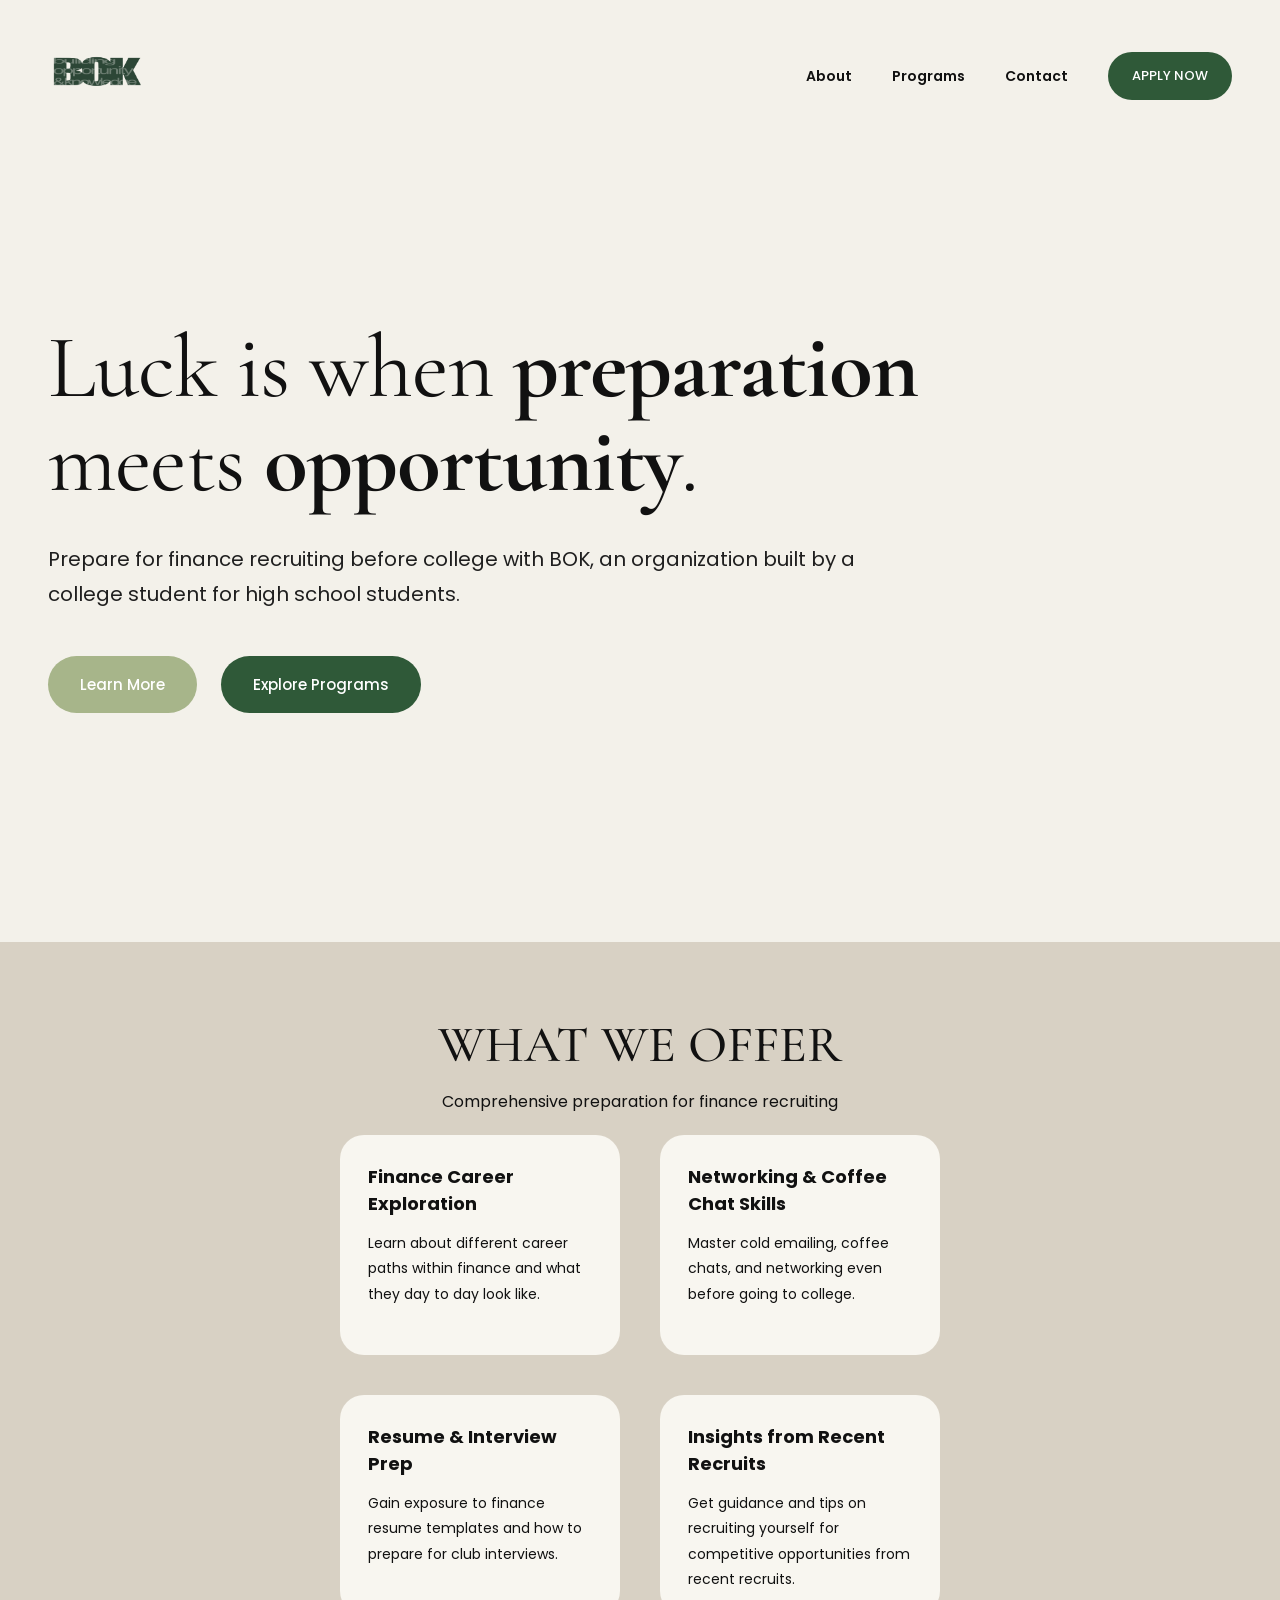
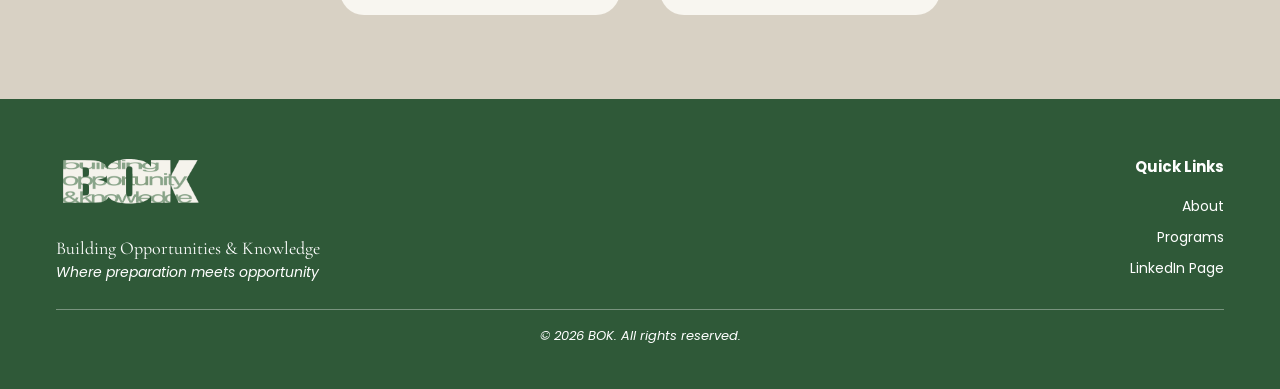
<file: BOK Website/index.html>
<!DOCTYPE html>
<html lang="en">

<head>
    <meta charset="UTF-8" />
    <meta name="viewport" content="width=device-width, initial-scale=1.0" />
    <title>BOK</title>

    <link rel="preconnect" href="https://fonts.googleapis.com">
    <link rel="preconnect" href="https://fonts.gstatic.com" crossorigin>
    <link
        href="https://fonts.googleapis.com/css2?family=Cormorant+Garamond:wght@400;600;700&family=Poppins:wght@300;400;500;600&display=swap"
        rel="stylesheet">

    <link rel="stylesheet" href="style.css" />
</head>

<body>

    <!-- NAVBAR -->
    <header class="navbar">
        <div class="container navbar-inner">

            <a href="index.html" class="logo">
                <img src="bok-logo.png" alt="BOK logo">
            </a>

            <nav class="nav-links">
                <a href="about.html">About</a>
                <a href="programs.html">Programs</a>
                <a href="contact.html">Contact</a>
            </nav>

            <a href="contact.html" class="apply-btn">APPLY NOW</a>
        </div>
    </header>

    <!-- HERO -->
    <section class="hero section">
        <div class="container hero-grid">
            <div class="hero-text">
                <h1>
                    Luck is when <strong>preparation</strong><br>
                    meets <strong>opportunity</strong>.
                </h1>

                <p>
                    Prepare for finance recruiting before college with BOK, an organization
                    built by a college student for high school students.
                </p>

                <div class="hero-buttons">
                    <a href="about.html" class="btn btn-light">Learn More</a>
                    <a href="programs.html" class="btn btn-dark">Explore Programs</a>
                </div>
            </div>
        </div>
    </section>

    <!-- WHAT WE OFFER -->
    <section class="offer-section">
        <div class="container">
            <h2 class="section-title center">WHAT WE OFFER</h2>
            <p class="section-subtitle center">Comprehensive preparation for finance recruiting</p>

            <div class="offer-grid">
                <div class="offer-card">
                    <h3>Finance Career Exploration</h3>
                    <p>Learn about different career paths within finance and what they day to day look like.</p>
                </div>

                <div class="offer-card">
                    <h3>Networking & Coffee Chat Skills</h3>
                    <p>Master cold emailing, coffee chats, and networking even before going to college.</p>
                </div>

                <div class="offer-card">
                    <h3>Resume & Interview Prep</h3>
                    <p>Gain exposure to finance resume templates and how to prepare for club interviews.</p>
                </div>

                <div class="offer-card">
                    <h3>Insights from Recent Recruits</h3>
                    <p>Get guidance and tips on recruiting yourself for competitive opportunities from recent recruits.
                    </p>
                </div>
            </div>
        </div>
    </section>



    <!-- FOOTER -->
    <footer class="footer">
        <div class="container">
            <div class="footer-grid">
                <div class="footer-left">
                    <img src="bok-footer.png" alt="BOK logo" class="footer-logo">

                    <p class="footer-name">Building Opportunities & Knowledge</p>
                    <p class="footer-tagline">Where preparation meets opportunity</p>
                </div>

                <div class="footer-links">
                    <h4>Quick Links</h4>
                    <a href="about.html">About</a>
                    <a href="programs.html">Programs</a>
                    <a href="https://www.linkedin.com" target="_blank" rel="noopener noreferrer">LinkedIn Page</a>
                </div>
            </div>

            <div class="footer-line"></div>

            <div class="footer-bottom">
                <p>© 2026 BOK. All rights reserved.</p>
            </div>
        </div>
    </footer>

</body>

</html>
</file>
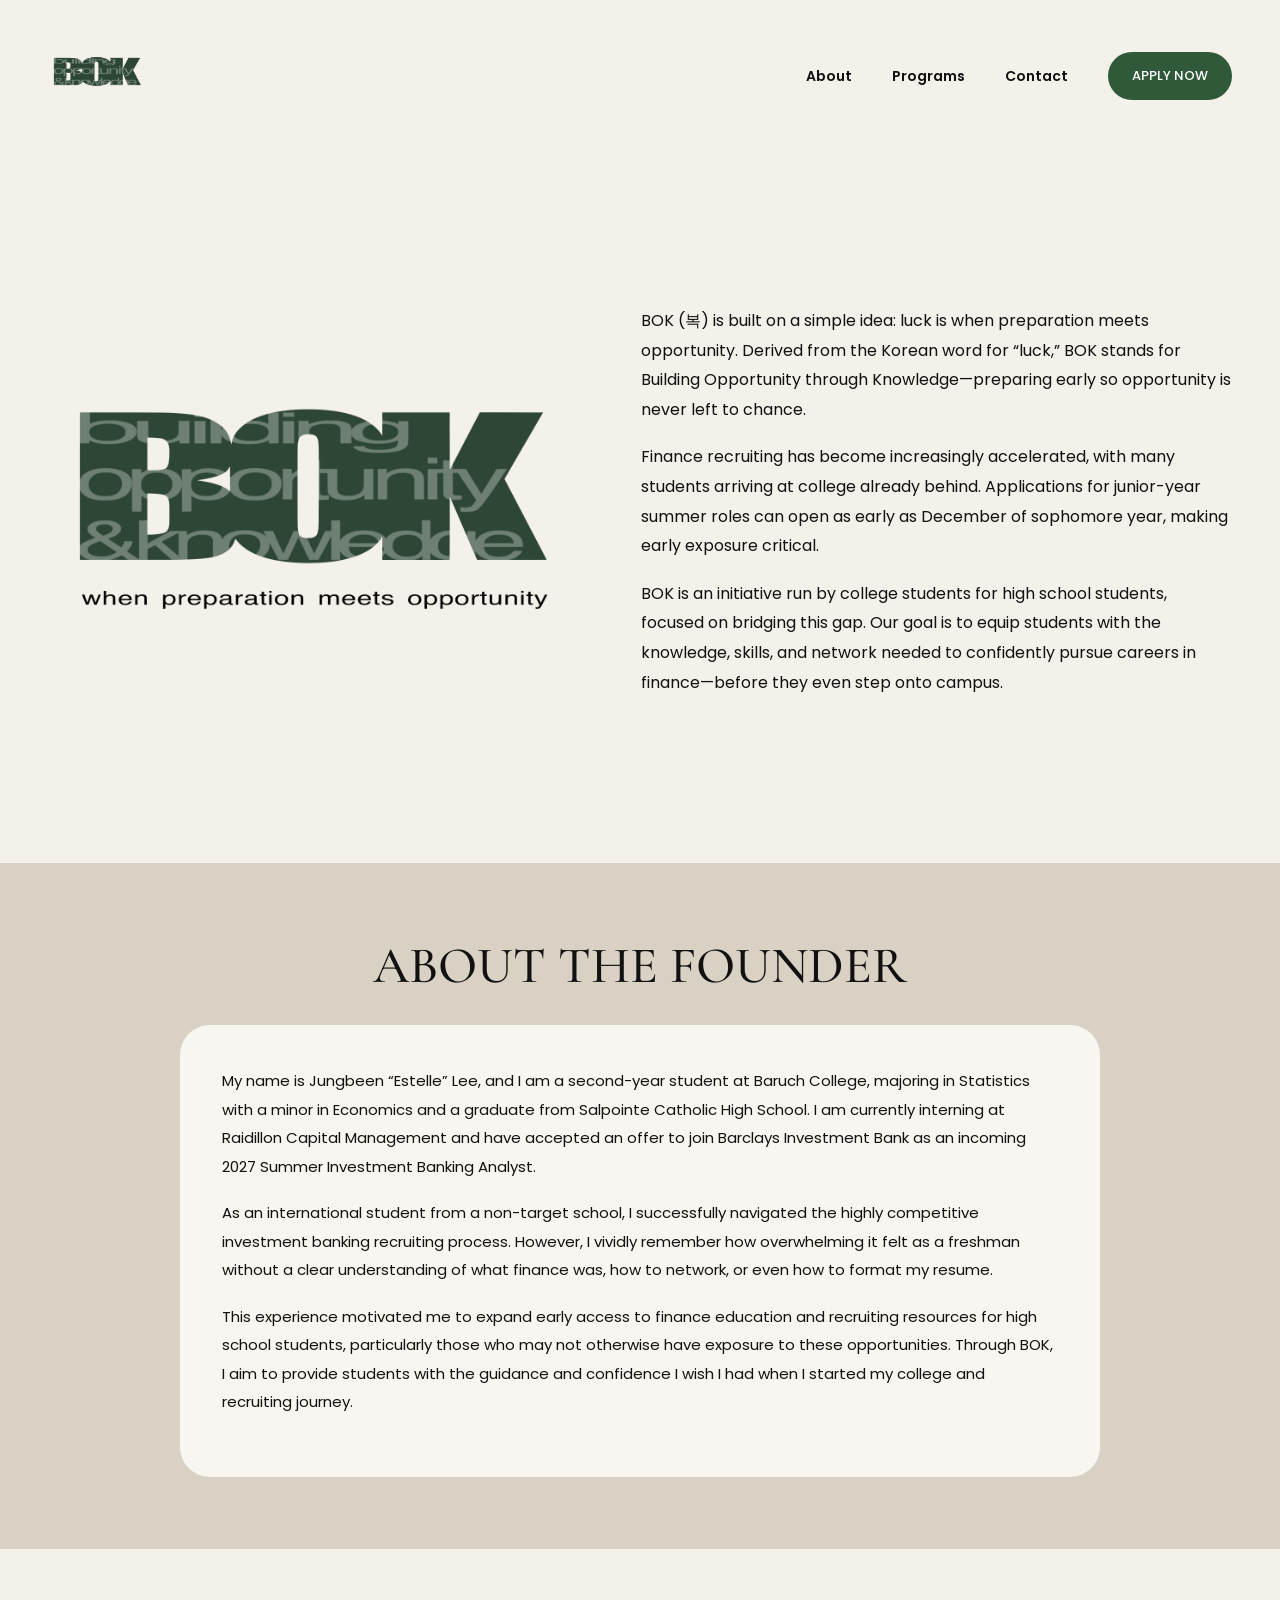
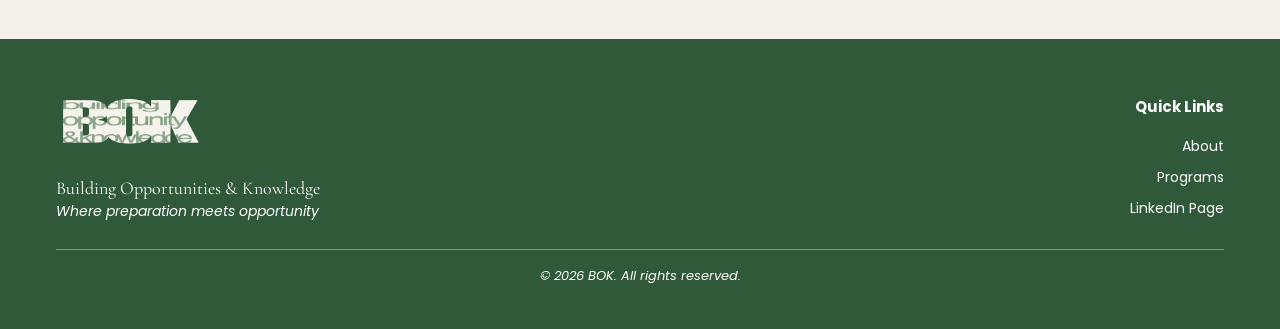
<file: BOK Website/about.html>
<!DOCTYPE html>
<html lang="en">

<head>
    <meta charset="UTF-8" />
    <meta name="viewport" content="width=device-width, initial-scale=1.0" />
    <title>BOK | About</title>

    <link rel="preconnect" href="https://fonts.googleapis.com">
    <link rel="preconnect" href="https://fonts.gstatic.com" crossorigin>
    <link
        href="https://fonts.googleapis.com/css2?family=Cormorant+Garamond:wght@400;600;700&family=Poppins:wght@300;400;500;600&display=swap"
        rel="stylesheet">

    <link rel="stylesheet" href="style.css" />
</head>

<body>
    <div class="page-wrap">

        <header class="navbar">
            <div class="container navbar-inner">
                <a href="index.html" class="logo">
                    <img src="bok-logo.png" alt="BOK logo">
                </a>

                <nav class="nav-links">
                    <a href="about.html">About</a>
                    <a href="programs.html">Programs</a>
                    <a href="contact.html">Contact</a>
                </nav>

                <a href="contact.html" class="apply-btn">APPLY NOW</a>
            </div>
        </header>

        <main>

            <section class="section about-section">
                <div class="container about-top">
                    <div class="about-logo-wrap">
                        <img src="about-bok.png" alt="BOK wordmark">
                    </div>

                    <div class="about-intro">
                        <p>
                            BOK (복) is built on a simple idea: luck is when preparation meets opportunity. Derived from
                            the Korean word for “luck,” BOK stands for Building Opportunity through Knowledge—preparing
                            early so opportunity is never left to chance.
                        </p>

                        <p>
                            Finance recruiting has become increasingly accelerated, with many students arriving at
                            college already behind. Applications for junior-year summer roles can open as early as
                            December of sophomore year, making early exposure critical.
                        </p>

                        <p>
                            BOK is an initiative run by college students for high school students, focused on bridging
                            this gap. Our goal is to equip students with the knowledge, skills, and network needed to
                            confidently pursue careers in finance—before they even step onto campus.
                        </p>
                    </div>
                </div>

                <div class="about-founder-block">
                    <div class="container">
                        <h2 class="section-title center">ABOUT THE FOUNDER</h2>

                        <div class="founder-card">
                            <p>
                                My name is Jungbeen “Estelle” Lee, and I am a second-year student at Baruch College,
                                majoring in Statistics with a minor in Economics and a graduate from Salpointe Catholic
                                High School. I am currently interning at Raidillon Capital Management and have accepted
                                an offer to join Barclays Investment Bank as an incoming 2027 Summer Investment Banking
                                Analyst.
                            </p>

                            <p>
                                As an international student from a non-target school, I successfully navigated the
                                highly competitive investment banking recruiting process. However, I vividly remember
                                how overwhelming it felt as a freshman without a clear understanding of what finance
                                was, how to network, or even how to format my resume.
                            </p>

                            <p>
                                This experience motivated me to expand early access to finance education and recruiting
                                resources for high school students, particularly those who may not otherwise have
                                exposure to these opportunities. Through BOK, I aim to provide students with the
                                guidance and confidence I wish I had when I started my college and recruiting journey.
                            </p>
                        </div>
                    </div>
                </div>
            </section>
        </main>

        <!-- FOOTER -->
        <footer class="footer">
            <div class="container">
                <div class="footer-grid">
                    <div class="footer-left">
                        <img src="bok-footer.png" alt="BOK logo" class="footer-logo">

                        <p class="footer-name">Building Opportunities & Knowledge</p>
                        <p class="footer-tagline">Where preparation meets opportunity</p>
                    </div>

                    <div class="footer-links">
                        <h4>Quick Links</h4>
                        <a href="about.html">About</a>
                        <a href="programs.html">Programs</a>
                        <a href="https://www.linkedin.com" target="_blank" rel="noopener noreferrer">LinkedIn Page</a>
                    </div>
                </div>

                <div class="footer-line"></div>

                <div class="footer-bottom">
                    <p>© 2026 BOK. All rights reserved.</p>
                </div>
            </div>
        </footer>

    </div>
</body>

</html>
</file>
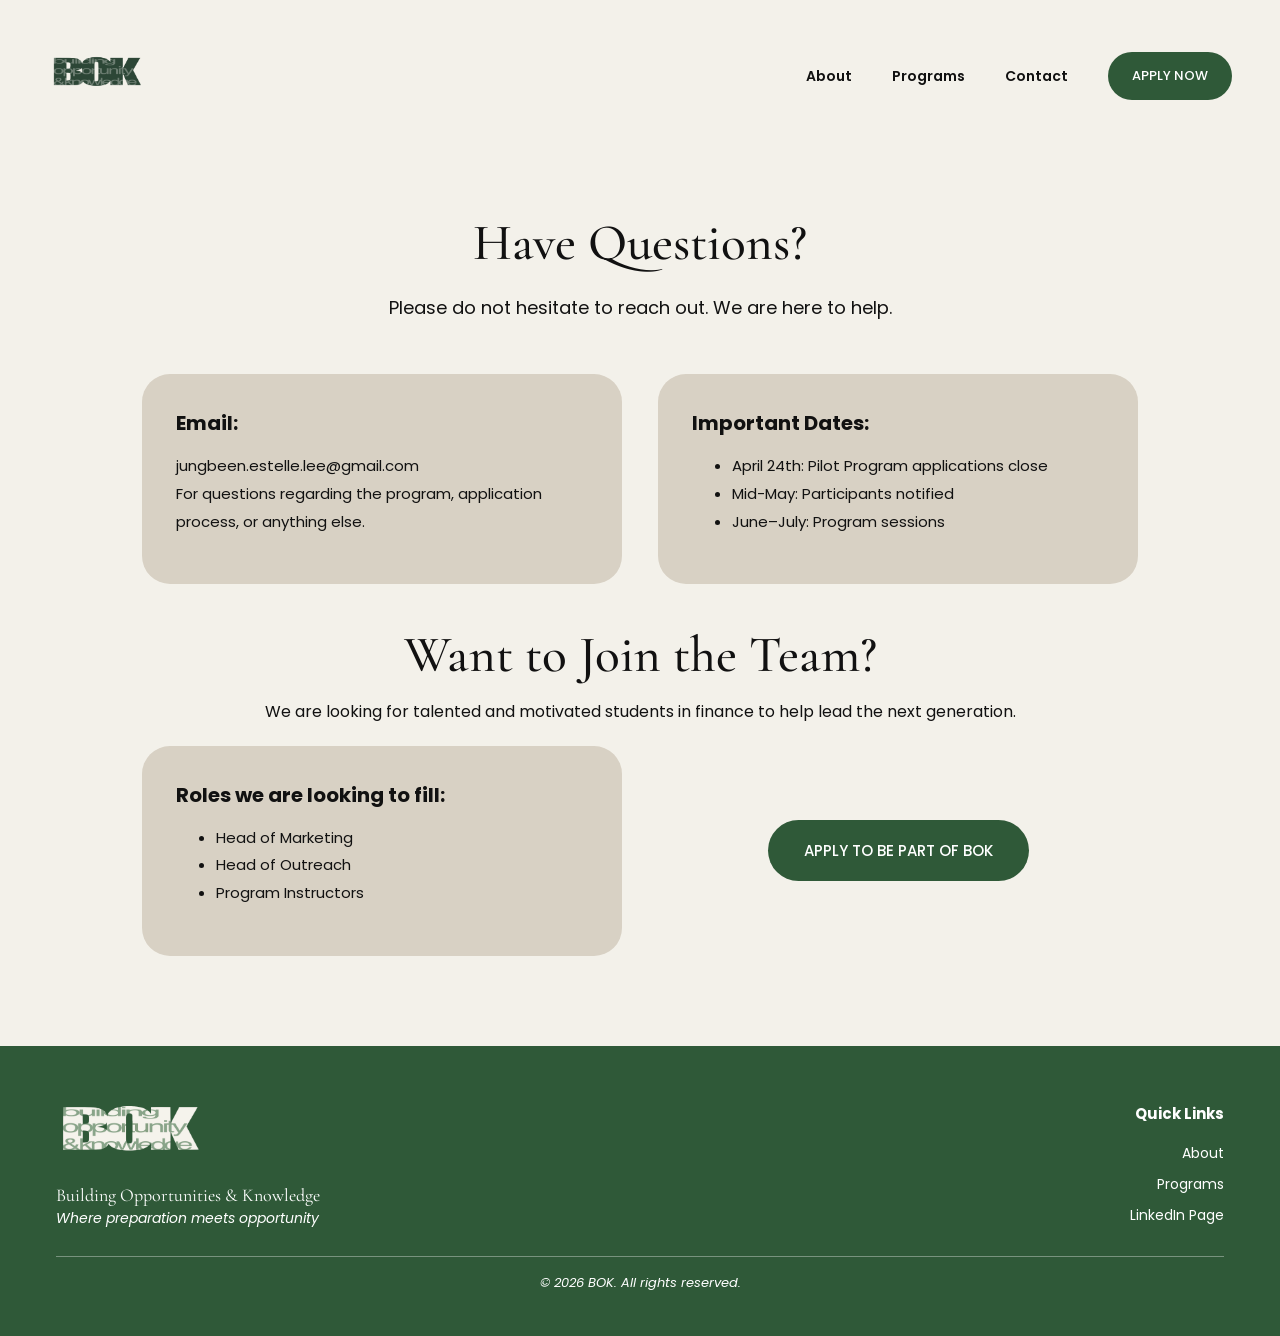
<file: BOK Website/contact.html>
<!DOCTYPE html>
<html lang="en">

<head>
    <meta charset="UTF-8" />
    <meta name="viewport" content="width=device-width, initial-scale=1.0" />
    <title>BOK | Contact</title>

    <link rel="preconnect" href="https://fonts.googleapis.com">
    <link rel="preconnect" href="https://fonts.gstatic.com" crossorigin>
    <link
        href="https://fonts.googleapis.com/css2?family=Cormorant+Garamond:wght@400;600;700&family=Poppins:wght@300;400;500;600&display=swap"
        rel="stylesheet">

    <link rel="stylesheet" href="style.css" />
</head>

<body>
    <div class="page-wrap">

        <header class="navbar">
            <div class="container navbar-inner">
                <a href="index.html" class="logo">
                    <img src="bok-logo.png" alt="BOK logo">
                </a>

                <nav class="nav-links">
                    <a href="about.html">About</a>
                    <a href="programs.html">Programs</a>
                    <a href="contact.html">Contact</a>
                </nav>

                <a href="contact.html" class="apply-btn">APPLY NOW</a>
            </div>
        </header>

        <main>
            <section class="page-hero">
                <div class="container center">
                    <h1 class="section-title">Have Questions?</h1>
                    <p>Please do not hesitate to reach out. We are here to help.</p>
                </div>
            </section>

            <section class="section contact-section">
                <div class="container">

                    <div class="contact-top">
                        <div class="contact-grid">
                            <div class="info-card">
                                <h3>Email:</h3>
                                <p>jungbeen.estelle.lee@gmail.com</p>
                                <p>For questions regarding the program, application process, or anything else.</p>
                            </div>

                            <div class="info-card">
                                <h3>Important Dates:</h3>
                                <ul>
                                    <li>April 24th: Pilot Program applications close</li>
                                    <li>Mid-May: Participants notified</li>
                                    <li>June–July: Program sessions</li>
                                </ul>
                            </div>
                        </div>
                    </div>

                    <div class="join-team">
                        <h2 class="section-title center">Want to Join the Team?</h2>
                        <p class="section-subtitle center">
                            We are looking for talented and motivated students in finance to help lead the next
                            generation.
                        </p>

                        <div class="join-grid">
                            <div class="info-card">
                                <h3>Roles we are looking to fill:</h3>
                                <ul>
                                    <li>Head of Marketing</li>
                                    <li>Head of Outreach</li>
                                    <li>Program Instructors</li>
                                </ul>
                            </div>

                            <div class="join-button-wrap">
                                <a href="https://docs.google.com/forms/d/e/1FAIpQLScgT_LtdOeQmu7_2Z5713YfthcV7DKUQWBBAKqy3lkWmAyh8Q/viewform?usp=dialog"
                                    class="btn btn-dark large-btn">APPLY TO BE PART OF BOK</a>
                            </div>
                        </div>
                    </div>

                </div>
            </section>
        </main>

        <!-- FOOTER -->
        <footer class="footer">
            <div class="container">
                <div class="footer-grid">
                    <div class="footer-left">
                        <img src="bok-footer.png" alt="BOK logo" class="footer-logo">

                        <p class="footer-name">Building Opportunities & Knowledge</p>
                        <p class="footer-tagline">Where preparation meets opportunity</p>
                    </div>

                    <div class="footer-links">
                        <h4>Quick Links</h4>
                        <a href="about.html">About</a>
                        <a href="programs.html">Programs</a>
                        <a href="https://www.linkedin.com" target="_blank" rel="noopener noreferrer">LinkedIn Page</a>
                    </div>
                </div>

                <div class="footer-line"></div>

                <div class="footer-bottom">
                    <p>© 2026 BOK. All rights reserved.</p>
                </div>
            </div>
        </footer>

    </div>
</body>

</html>
</file>
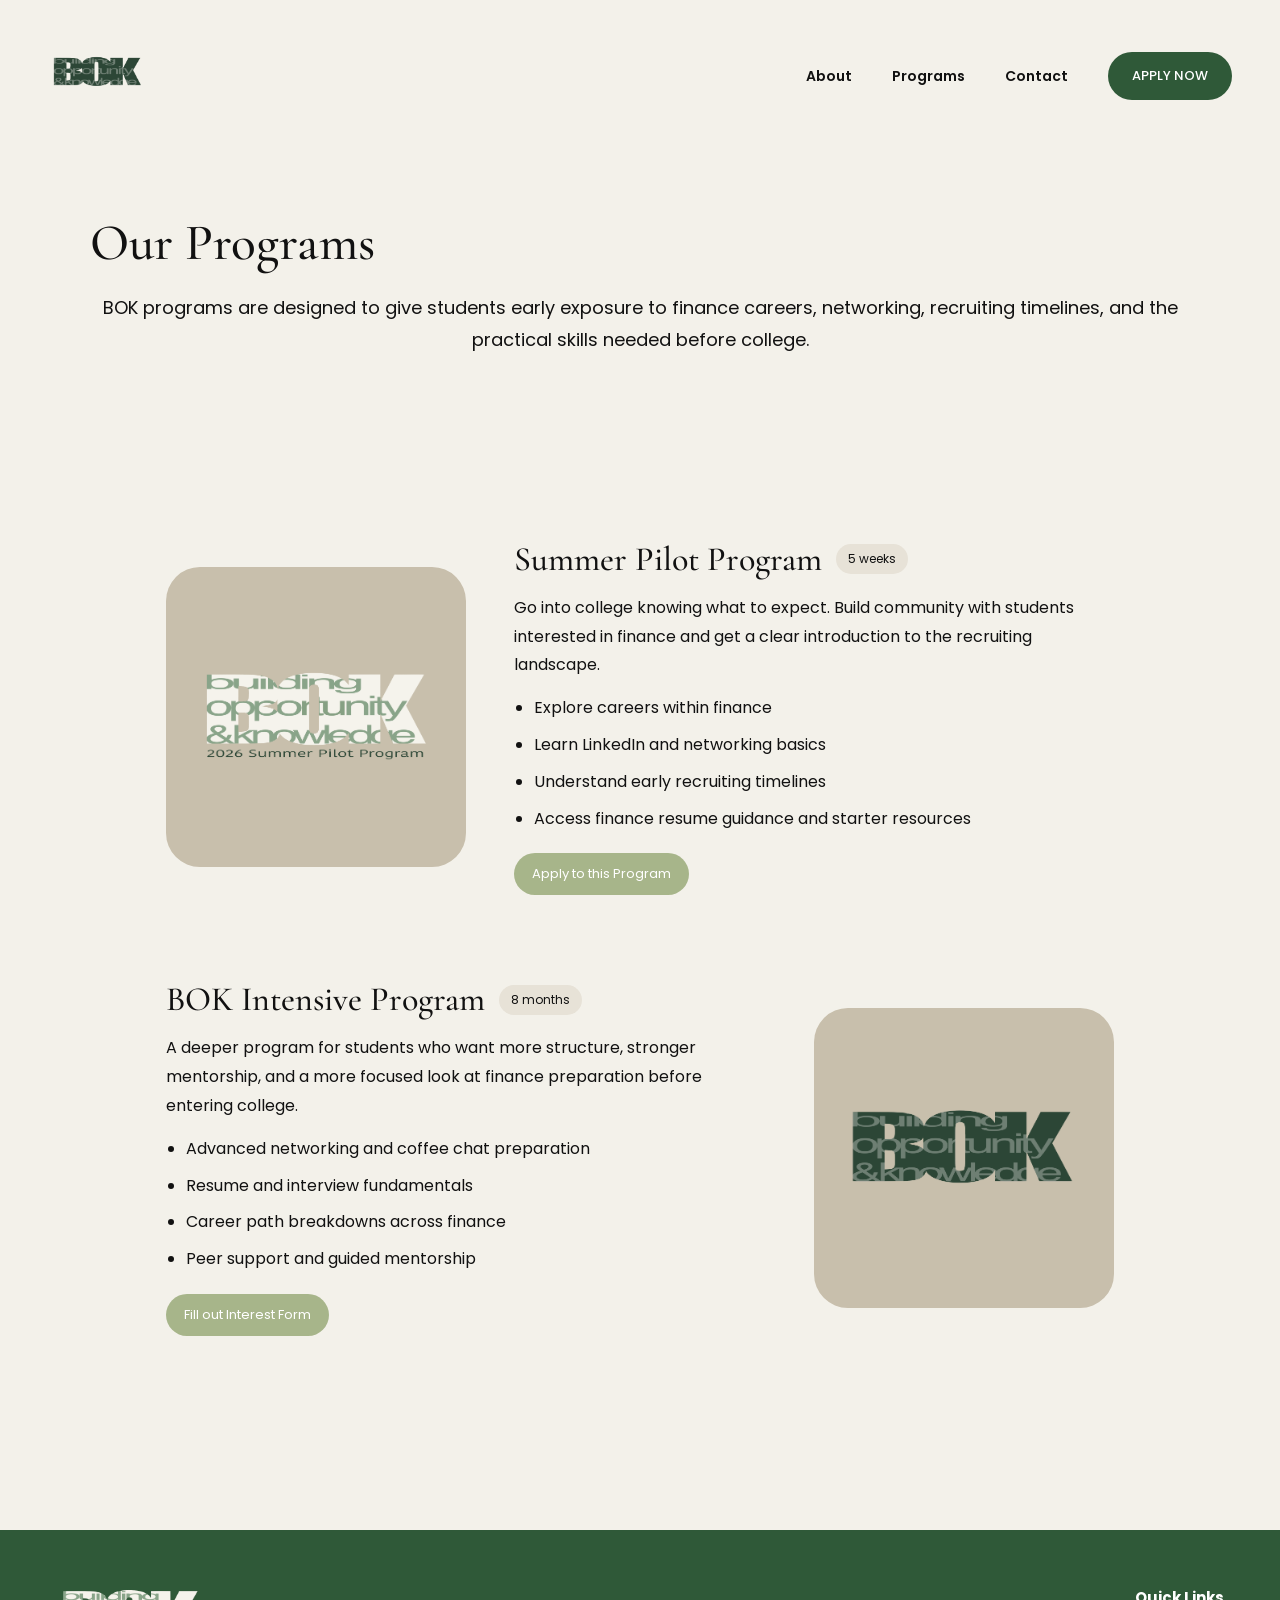
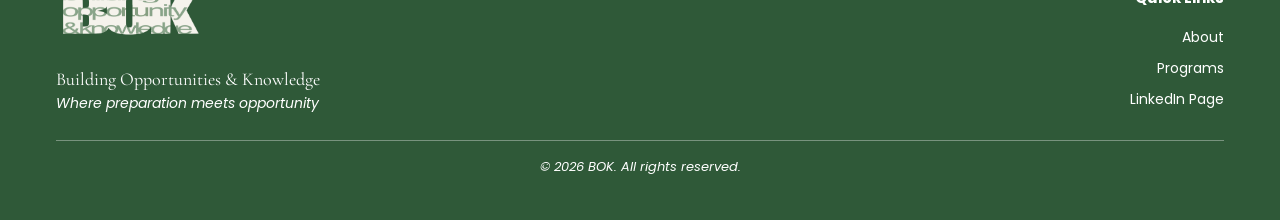
<file: BOK Website/programs.html>
<!DOCTYPE html>
<html lang="en">

<head>
    <meta charset="UTF-8" />
    <meta name="viewport" content="width=device-width, initial-scale=1.0" />
    <title>BOK | Programs</title>

    <link rel="preconnect" href="https://fonts.googleapis.com">
    <link rel="preconnect" href="https://fonts.gstatic.com" crossorigin>
    <link
        href="https://fonts.googleapis.com/css2?family=Cormorant+Garamond:wght@400;600;700&family=Poppins:wght@300;400;500;600&display=swap"
        rel="stylesheet">

    <link rel="stylesheet" href="style.css" />
</head>

<body>
    <div class="page-wrap">

        <header class="navbar">
            <div class="container navbar-inner">
                <a href="index.html" class="logo">
                    <img src="bok-logo.png" alt="BOK logo">
                </a>

                <nav class="nav-links">
                    <a href="about.html">About</a>
                    <a href="programs.html">Programs</a>
                    <a href="contact.html">Contact</a>
                </nav>

                <a href="https://docs.google.com/forms/d/e/1FAIpQLSfYxqIlSkQmopV1k-izW-Cp-jhzrD4lQOLEe7jyVknDoqomyA/viewform?usp=dialog"
                    class="apply-btn">APPLY NOW</a>
            </div>
        </header>

        <main>
            <section class="page-hero programs-hero">
                <div class="container wide-container">
                    <div class="programs-hero-text">
                        <h1 class="section-title">Our Programs</h1>
                        <p>
                            BOK programs are designed to give students early exposure to finance careers, networking,
                            recruiting timelines, and the practical skills needed before college.
                        </p>
                    </div>
                </div>
            </section>

            <section class="section programs-section">
                <div class="container">

                    <div class="program-row">
                        <div class="program-image-card">
                            <img src="program1.png" alt="Summer Pilot Program">
                        </div>

                        <div class="program-content">
                            <div class="program-heading-row">
                                <h3>Summer Pilot Program</h3>
                                <span class="tag">5 weeks</span>
                            </div>

                            <p>
                                Go into college knowing what to expect. Build community with students interested in
                                finance and get a clear introduction to the recruiting landscape.
                            </p>

                            <ul>
                                <li>Explore careers within finance</li>
                                <li>Learn LinkedIn and networking basics</li>
                                <li>Understand early recruiting timelines</li>
                                <li>Access finance resume guidance and starter resources</li>
                            </ul>

                            <a href="https://docs.google.com/forms/d/e/1FAIpQLSfYxqIlSkQmopV1k-izW-Cp-jhzrD4lQOLEe7jyVknDoqomyA/viewform?usp=dialog"
                                class="small-btn">Apply to this Program</a>
                        </div>
                    </div>

                    <div class="program-row reverse">
                        <div class="program-content">
                            <div class="program-heading-row">
                                <h3>BOK Intensive Program</h3>
                                <span class="tag">8 months</span>
                            </div>

                            <p>
                                A deeper program for students who want more structure, stronger mentorship, and a more
                                focused look at finance preparation before entering college.
                            </p>

                            <ul>
                                <li>Advanced networking and coffee chat preparation</li>
                                <li>Resume and interview fundamentals</li>
                                <li>Career path breakdowns across finance</li>
                                <li>Peer support and guided mentorship</li>
                            </ul>

                            <a href="https://docs.google.com/forms/d/e/1FAIpQLSdjai7EhHBc6kxXM3tpa2kH4U8JqYWvtTE3Wd14IhVl92yLjQ/viewform?usp=dialog"
                                class="small-btn">Fill out Interest Form</a>
                        </div>

                        <div class="program-image-card">
                            <img src="program2.png" alt="BOK Intensive Program">
                        </div>
                    </div>

                </div>
            </section>
        </main>

        <!-- FOOTER -->
        <footer class="footer">
            <div class="container">
                <div class="footer-grid">
                    <div class="footer-left">
                        <img src="bok-footer.png" alt="BOK logo" class="footer-logo">

                        <p class="footer-name">Building Opportunities & Knowledge</p>
                        <p class="footer-tagline">Where preparation meets opportunity</p>
                    </div>

                    <div class="footer-links">
                        <h4>Quick Links</h4>
                        <a href="about.html">About</a>
                        <a href="programs.html">Programs</a>
                        <a href="https://www.linkedin.com" target="_blank" rel="noopener noreferrer">LinkedIn Page</a>
                    </div>
                </div>

                <div class="footer-line"></div>

                <div class="footer-bottom">
                    <p>© 2026 BOK. All rights reserved.</p>
                </div>
            </div>
        </footer>

    </div>
</body>

</html>
</file>
<file: BOK Website/style.css>
* {
    margin: 0;
    padding: 0;
    box-sizing: border-box;
}

html {
    scroll-behavior: smooth;
}

body {
    margin: 0;
    background: #f3f1ea;
    color: #111111;
    font-family: 'Poppins', sans-serif;
}

.page-wrap {
    max-width: 1512px;
    margin: 0 auto;
    background: #f3f1ea;
}

img {
    max-width: 100%;
    display: block;
}

.container {
    width: 100%;
    max-width: 1440px;
    margin: 0 auto;
    padding-left: 48px;
    padding-right: 48px;
}

.wide-container {
    max-width: 1700px;
    padding-left: 28px;
    padding-right: 28px;
}

.page-hero p {
    max-width: 760px;
    margin-top: 18px;
    font-size: 18px;
    line-height: 1.8;
}

.page-hero.programs-hero p {
    max-width: 1100px;
    margin-left: auto;
    margin-right: auto;
}

.section {
    padding: 90px 0;
}

.center {
    text-align: center;
}

a {
    text-decoration: none;
}

/* NAVBAR */
.navbar {
    width: 100%;
    padding: 26px 0;
    position: sticky;
    z-index: 1000;
}

.navbar-inner {
    display: flex;
    align-items: center;
}

.logo {
    margin-right: auto;
}

.logo img {
    width: 100px;
    display: block;
}

.nav-links {
    display: flex;
    gap: 40px;
    margin-right: 40px
}

.nav-links a {
    color: #111111;
    font-size: 14px;
    font-weight: 600;
    transition: color 0.25s ease;
    white-space: nowrap;
}

.nav-links a:hover {
    color: #2f5938;
}

.apply-btn,
.btn,
.small-btn {
    transition: background-color 0.25s ease, color 0.25s ease, transform 0.25s ease;
    cursor: pointer;
}

.apply-btn {
    background: #2f5938;
    color: #ffffff;
    padding: 14px 24px;
    border-radius: 999px;
    font-size: 13px;
    font-weight: 500;
    display: inline-block;
}

.apply-btn:hover {
    background: #1f3d27;
    color: #ffffff;
    transform: translateY(-2px);
}

/* HERO */
.hero {
    min-height: calc(100vh - 110px);
    display: flex;
    align-items: center;
    padding-top: 30px;
    padding-bottom: 90px;
}

.hero-content {
    max-width: 980px;
}

.hero h1 {
    font-family: 'Cormorant Garamond', serif;
    font-size: clamp(60px, 7vw, 92px);
    line-height: 1.04;
    font-weight: 400;
    letter-spacing: -1px;
}

.hero h1 strong {
    font-weight: 700;
}

.hero p {
    max-width: 830px;
    margin-top: 34px;
    font-size: 20px;
    line-height: 1.75;
    color: #1f1f1f;
}

.hero-buttons {
    margin-top: 44px;
    display: flex;
    gap: 24px;
    flex-wrap: wrap;
}

/* BUTTONS */
.btn {
    padding: 17px 32px;
    border-radius: 999px;
    font-size: 15px;
    font-weight: 500;
    display: inline-block;
}

.btn-light {
    background: #a7b58a;
    color: #ffffff;
}

.btn-light:hover {
    background: #8f9f72;
    color: #ffffff;
    transform: translateY(-2px);
}

.btn-dark {
    background: #2f5938;
    color: #ffffff;
}

.btn-dark:hover {
    background: #1f3d27;
    color: #ffffff;
    transform: translateY(-2px);
}

.large-btn {
    padding: 19px 36px;
}

/* SECTION TITLES */
.section-title {
    font-family: 'Cormorant Garamond', serif;
    font-size: clamp(36px, 4vw, 54px);
    font-weight: 500;
    margin-bottom: 12px;
}

.section-subtitle {
    max-width: 900px;
    margin: 12px auto 20px;
    font-size: 16px;
    line-height: 1.7;
    text-align: center;
}

/* OFFER */
.offer-section {
    background: #d8d1c4;
    padding: 72px 0 84px;
}

.offer-grid {
    display: grid;
    grid-template-columns: repeat(4, 280px);
    gap: 40px;
    width: fit-content;
    margin: 0 auto;
}

.offer-card {
    width: 280px;
    height: 220px;
    background: #f8f6f0;
    border-radius: 24px;
    padding: 28px;
}

/*when 4 cards no longer fit comfortably */
@media (max-width: 1300px) {
    .offer-grid {
        grid-template-columns: repeat(2, 280px);
    }
}

/* when 2 cards nolonger fit comfortably */
@media (max-width: 640px) {
    .offer-grid {
        grid-template-columns: repeat(1, 280px);
    }
}

.offer-card h3 {
    font-size: 18px;
    margin-bottom: 14px;
}

.offer-card p {
    font-size: 14px;
    line-height: 1.8;
}

/* ABOUT */
.about-top {
    display: grid;
    grid-template-columns: 1fr 1.1fr;
    gap: 56px;
    align-items: center;
    margin-bottom: 84px;
}

.about-logo-wrap img {
    width: 540px;
    display: block;
    margin: 0 auto;
}

.about-intro p {
    margin-bottom: 18px;
    line-height: 1.85;
    font-size: 16px;
}

.about-founder-block {
    background: #d8d1c4;
    padding: 72px 0;
}

.founder-card {
    max-width: 920px;
    margin: 28px auto 0;
    background: #f8f6f0;
    border-radius: 30px;
    padding: 42px;
}

.founder-card p {
    line-height: 1.9;
    font-size: 15px;
    margin-bottom: 18px;
}

/* PROGRAMS */
.programs-section {
    padding-bottom: 110px;
}

.program-row {
    display: grid;
    grid-template-columns: 300px minmax(300px, 600px);
    gap: 48px;
    align-items: center;

    justify-content: center;
    margin: 52px 0 84px;
    /* 👈 centers entire block */
}

.program-row.reverse {
    grid-template-columns: minmax(300px, 600px) 300px;
}

.program-image-card {
    background: #c8bfac;
    border-radius: 34px;
    min-height: 250px;
    padding: 24px;
    display: flex;
    align-items: center;
    justify-content: center;
}

.program-heading-row {
    display: flex;
    gap: 14px;
    align-items: center;
    flex-wrap: wrap;
    margin-bottom: 14px;
}

.program-content h3 {
    font-family: 'Cormorant Garamond', serif;
    font-size: 34px;
    font-weight: 500;
}

.program-content p {
    max-width: 700px;
    line-height: 1.8;
    margin-bottom: 14px;
}

.program-content ul {
    padding-left: 20px;
    margin-bottom: 20px;
}

.program-content li {
    margin-bottom: 8px;
    line-height: 1.8;
}

.program-content {
    max-width: 600px;
    width: 100%;
    text-align: left;
}

.tag {
    background: #e7e2d7;
    border-radius: 999px;
    padding: 6px 12px;
    font-size: 12px;
}

.small-btn {
    display: inline-block;
    background: #a7b58a;
    color: #ffffff;
    padding: 11px 18px;
    border-radius: 999px;
    font-size: 13px;
}

.small-btn:hover {
    background: #8f9f72;
    color: #ffffff;
    transform: translateY(-2px);
}

/* CONTACT */
.contact-top {
    margin-bottom: 40px;
}

.join-team {
    margin-top: 0;
}

.contact-grid,
.join-grid {
    display: grid;
    grid-template-columns: repeat(2, 480px);
    gap: 36px;
    justify-content: center;
    align-items: center;
}

.info-card {
    width: 480px;
    min-height: 210px;
    background: #d8d1c4;
    border-radius: 28px;
    padding: 34px;
}

.info-card h3 {
    margin-bottom: 14px;
    font-size: 20px;
}

.info-card p,
.info-card li {
    font-size: 15px;
    line-height: 1.85;
}

.info-card ul {
    padding-left: 40px;
}

.join-button-wrap {
    display: flex;
    justify-content: center;
    align-items: center;
}

.contact-section {
    padding-top: 10px;
}

/* FOOTER */
.footer {
    background: #2f5938;
    color: #ffffff;
    padding: 56px 0 43px;
}

.footer .container {
    max-width: 1440px;
    margin: 0 auto;
    padding-left: 56px;
    padding-right: 56px;
}

.footer-grid {
    display: flex;
    justify-content: space-between;
    align-items: flex-start;
    gap: 40px;
}

.footer-left {
    display: flex;
    flex-direction: column;
    align-items: flex-start;
}

.footer-logo {
    width: 150px;
    display: block;
    margin-bottom: 28px;
}

.footer-name {
    font-size: 18px;
    font-family: 'Cormorant Garamond', serif;
    line-height: 1.2;
}

.footer-tagline {
    font-size: 14px;
    line-height: 1.8;
    font-style: italic;
    color: gba(245, 241, 232, 0.85);
}

.footer-links {
    display: flex;
    flex-direction: column;
    align-items: flex-end;
    gap: 10px;
    text-align: right;
}

.footer-links h4 {
    margin-bottom: 8px;
    font-size: 15px;
}

.footer-links a {
    color: #ffffff;
    font-size: 14px;
}

.footer-links a:hover {
    color: #dfe8d5;
}

.footer-bottom {
    border-top: 1px solid rgba(255, 255, 255, 0.35);
    margin-top: 24px;
    padding-top: 16px;
    text-align: center;
    font-size: 13px;
    font-style: italic;
    color: gba(245, 241, 232, 0.85);
}

/* PAGE HERO */
.page-hero {
    padding-top: 60px;
    padding-bottom: 40px;
}

.page-hero p {
    max-width: 760px;
    margin: 18px auto 0;
    font-size: 18px;
    line-height: 1.8;
    text-align: center;
}

.programs-hero-text {
    max-width: 1100px;
    margin: 0 auto;
    text-align: left;
}

.programs-hero-text .section-title {
    margin-bottom: 18px;
}

.programs-hero-text p {
    max-width: 100%;
    margin-top: 0;
}

/* RESPONSIVE */
@media (max-width: 1100px) {
    .offer-grid {
        grid-template-columns: repeat(2, 1fr);
    }

    .about-top {
        grid-template-columns: 1fr;
    }

    .contact-grid,
    .join-grid {
        grid-template-columns: repeat(1, 480px);
        justify-content: center;
    }

    .program-image-card {
        max-width: 340px;
    }
}

@media (max-width: 850px) {
    .program-image-card {
        display: none;
    }

    .program-row,
    .program-row.reverse {
        grid-template-columns: 1fr;
    }
}

@media (max-width: 760px) {
    .program-image-card {
        display: none;
    }

    .contact-grid,
    .join-grid {
        grid-template-columns: 1fr;
    }

    .info-card {
        width: 100%;
    }

    body {
        background: #f3f1ea;
    }

    .page-wrap {
        max-width: 100%;
    }

    .container {
        padding-left: 24px;
        padding-right: 24px;
    }

    .navbar-inner {
        display: flex;
        align-items: center;
        justify-content: space-between;
    }

    .nav-links {
        gap: 20px;
        flex-wrap: wrap;
        justify-content: center;
    }

    .hero {
        min-height: auto;
        padding-top: 40px;
        padding-bottom: 60px;
    }

    .hero p {
        font-size: 17px;
    }

    .hero-buttons {
        flex-direction: column;
        align-items: flex-start;
    }

    .offer-grid {
        grid-template-columns: 1fr;
    }

    .footer-grid {
        flex-direction: column;
    }

    .footer-links {
        align-items: flex-start;
        text-align: left;
    }
}
</file>
